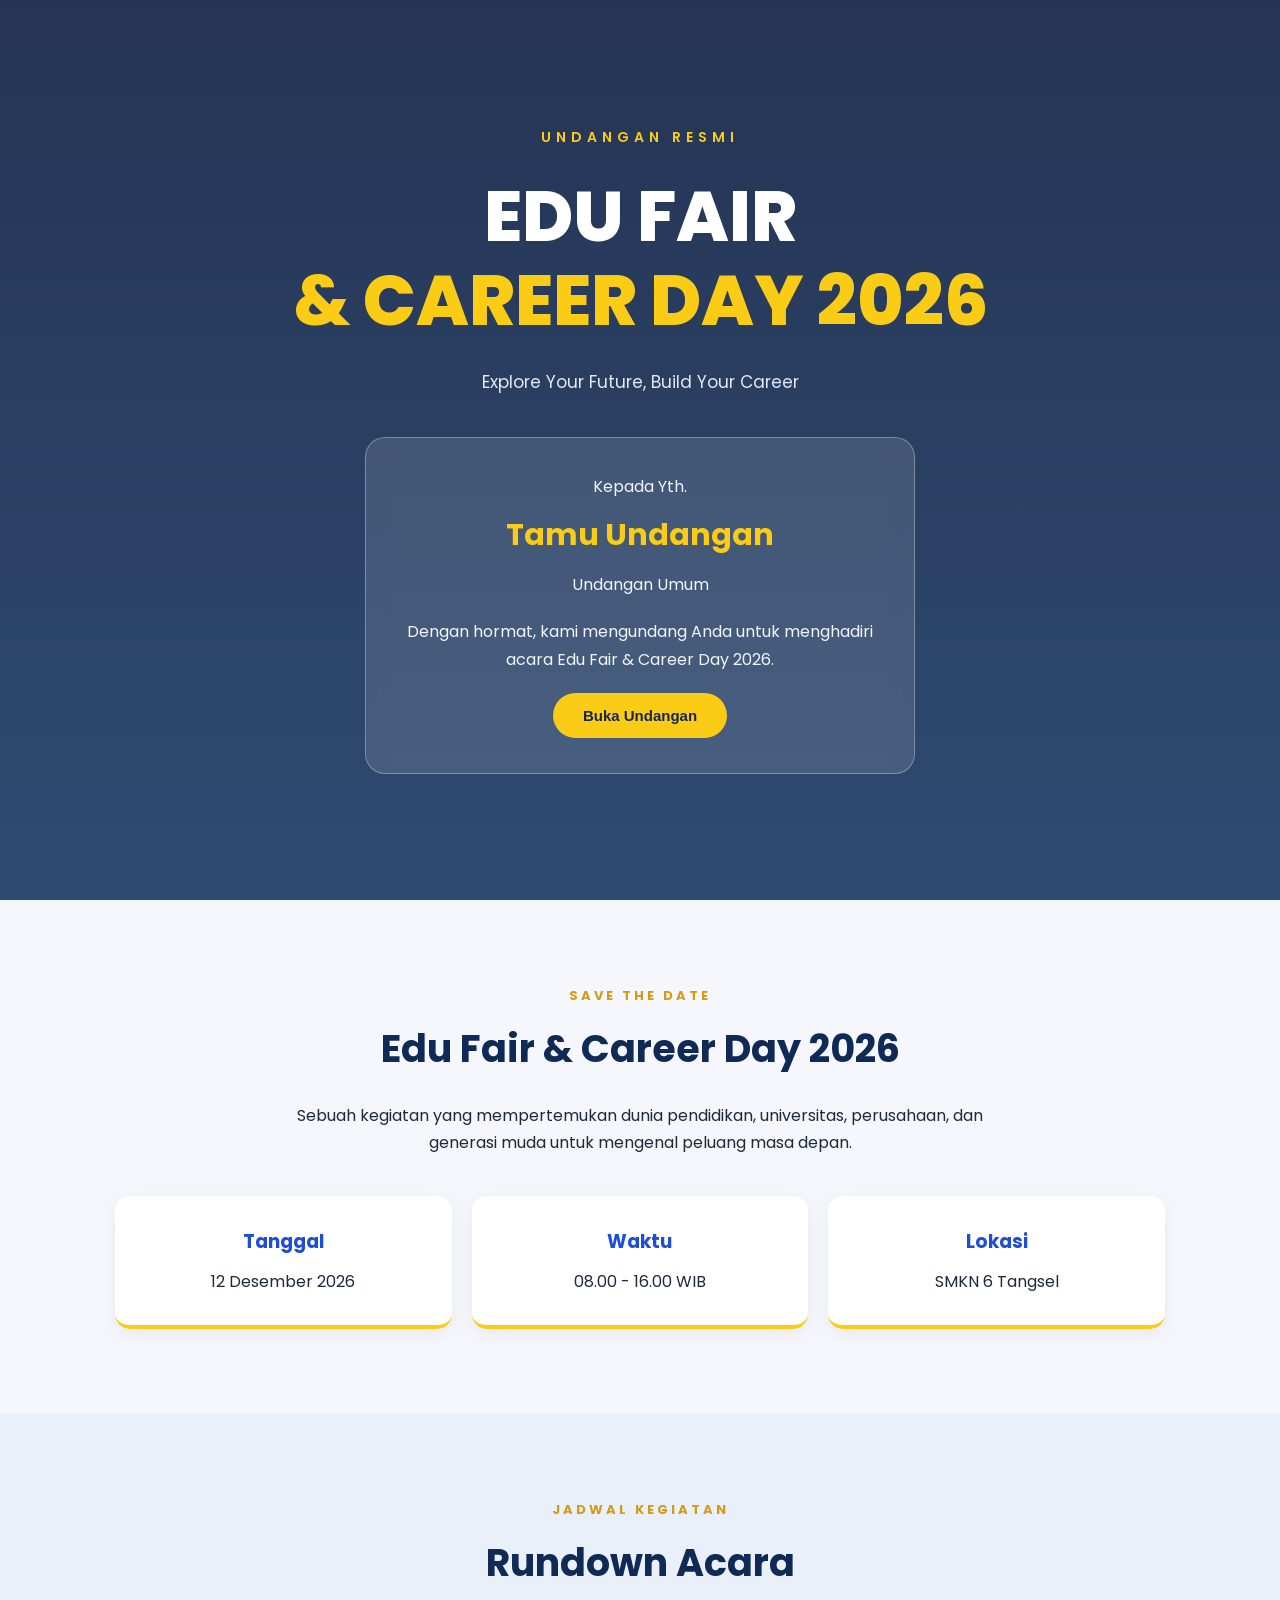
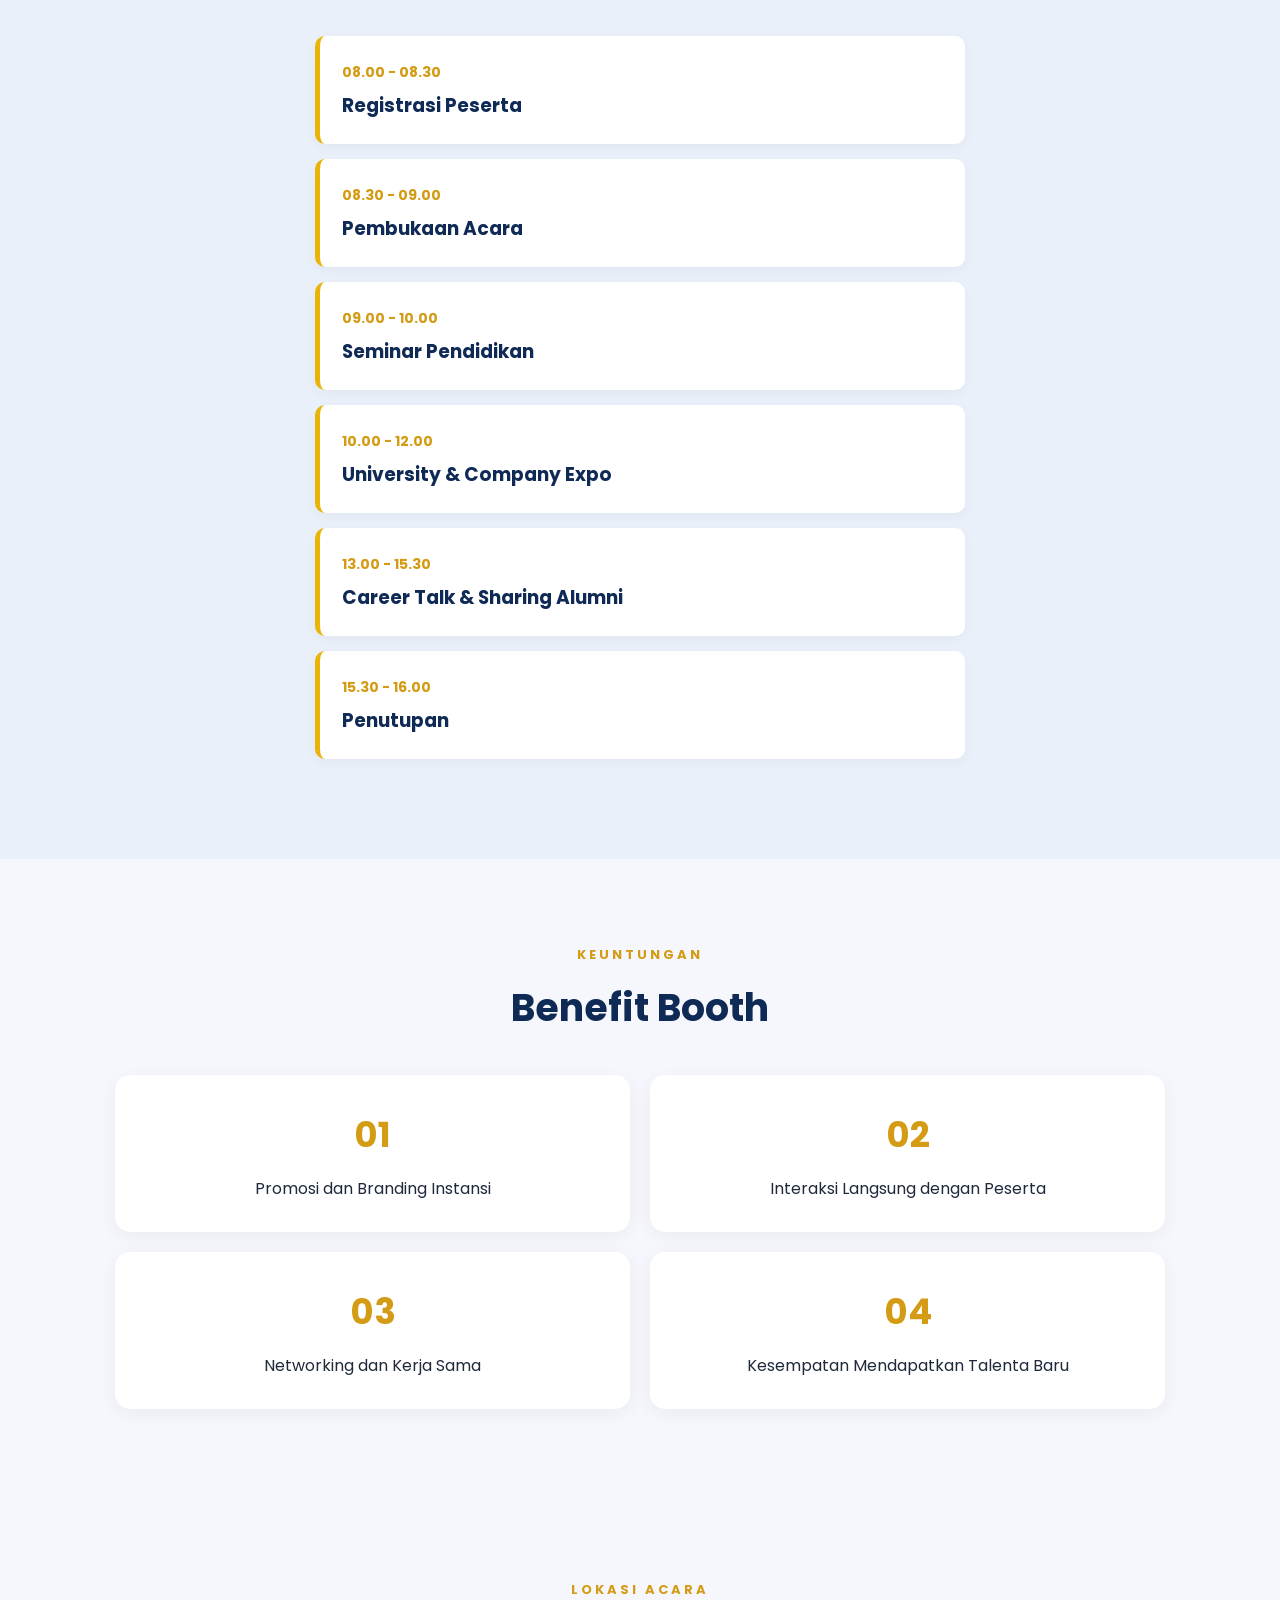
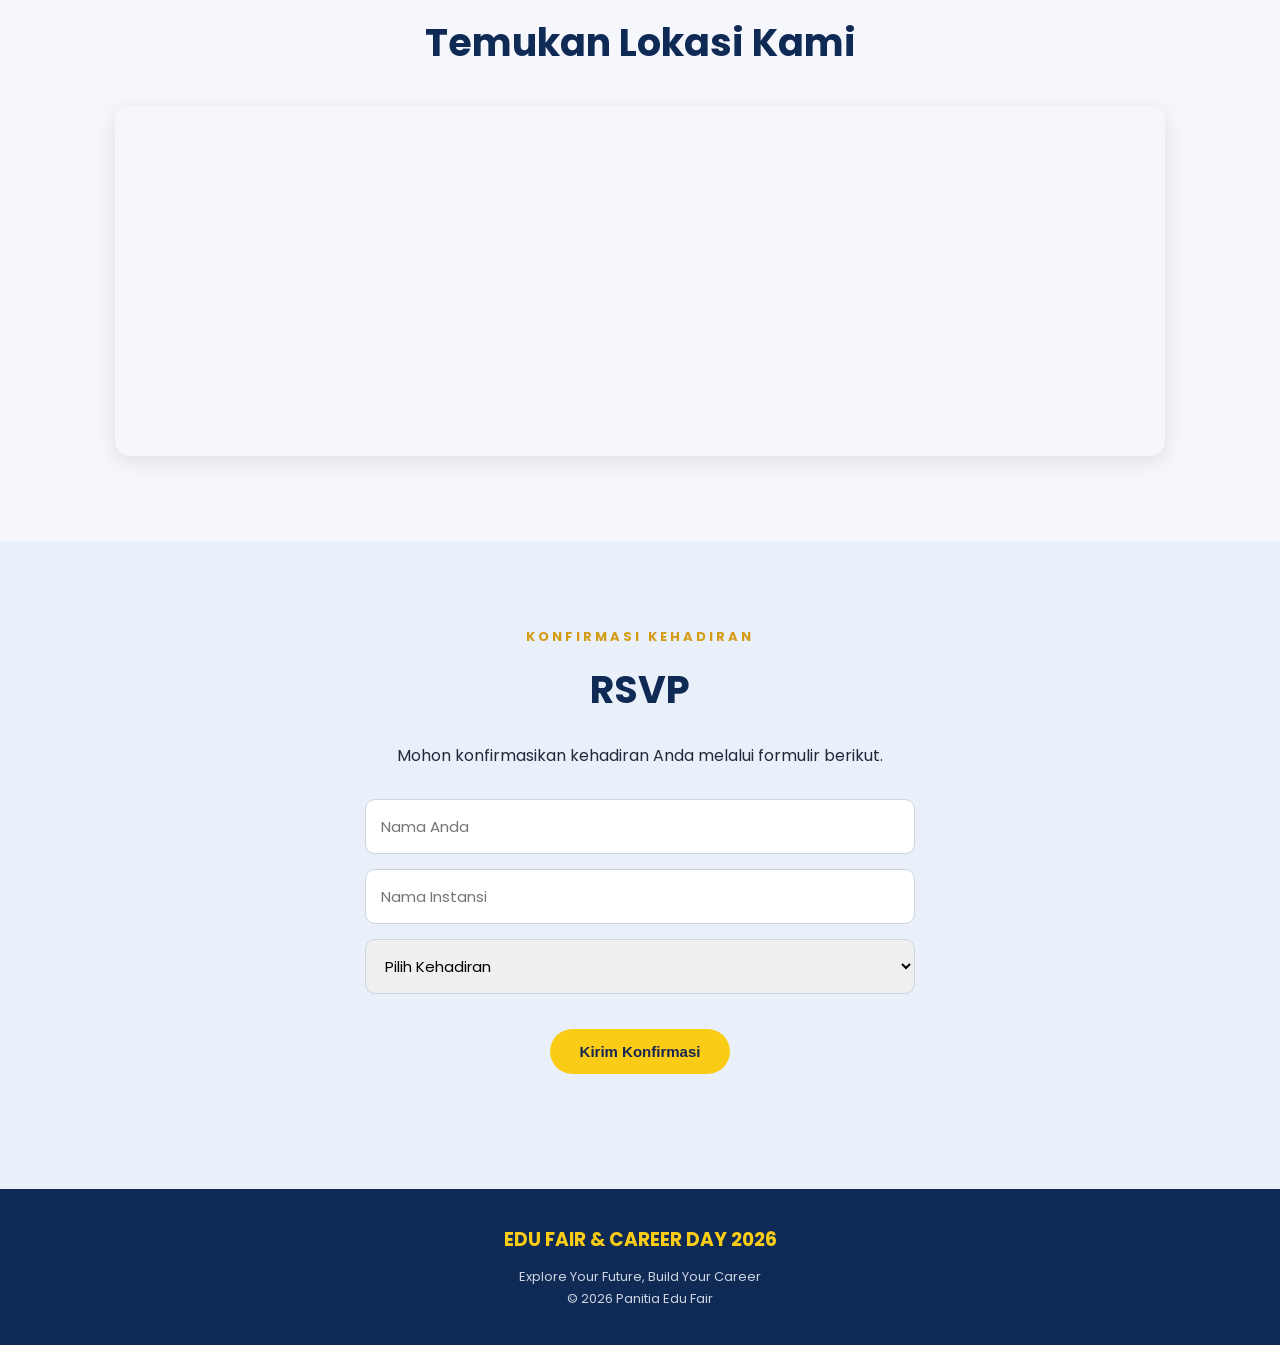
<file: index.html>
<!DOCTYPE html>
<html lang="id">

<head>
    <meta charset="UTF-8">
    <meta name="viewport" content="width=device-width, initial-scale=1.0">

    <title>Edu Fair & Career Day 2026</title>

    <!-- CSS -->
    <link rel="stylesheet" href="style.css">

    <!-- Font Google -->
    <link rel="preconnect" href="https://fonts.googleapis.com">
    <link rel="preconnect" href="https://fonts.gstatic.com" crossorigin>
    <link href="https://fonts.googleapis.com/css2?family=Poppins:wght@300;400;500;600;700;800&display=swap" rel="stylesheet">
</head>

<body>

    <!-- COVER UNDANGAN -->
    <header class="hero">

        <div class="hero-content">

            <p class="subtitle">UNDANGAN RESMI</p>

            <h1>
                EDU FAIR
                <span>& CAREER DAY 2026</span>
            </h1>

            <p class="theme">
                Explore Your Future, Build Your Career
            </p>

            <div class="invitation-box">

               
<div class="guest-card">
    <p>Kepada Yth.</p>

    <h2 id="namaTamu">Tamu Undangan</h2>

    <p id="instansiTamu"></p>

    <p id="kategoriTamu">Kategori Tamu</p>
</div>


                <p class="invitation-text">
                    Dengan hormat, kami mengundang Anda
                    untuk menghadiri acara Edu Fair &
                    Career Day 2026.
                </p>

                <button onclick="bukaUndangan()">
                    Buka Undangan
                </button>

            </div>

        </div>

    </header>


    <!-- KONTEN UTAMA -->
    <main id="isiUndangan">

        <!-- INFORMASI ACARA -->
        <section class="section">

            <p class="section-label">SAVE THE DATE</p>

            <h2>Edu Fair & Career Day 2026</h2>

            <p>
                Sebuah kegiatan yang mempertemukan
                dunia pendidikan, universitas,
                perusahaan, dan generasi muda
                untuk mengenal peluang masa depan.
            </p>

            <div class="event-info">

                <div class="info-card">
                    <h3>Tanggal</h3>
                    <p>12 Desember 2026</p>
                </div>

                <div class="info-card">
                    <h3>Waktu</h3>
                    <p>08.00 - 16.00 WIB</p>
                </div>

                <div class="info-card">
                    <h3>Lokasi</h3>
                    <p>SMKN 6 Tangsel</p>
                </div>

            </div>

        </section>


        <!-- RUNDOWN -->
        <section class="section rundown">

            <p class="section-label">JADWAL KEGIATAN</p>

            <h2>Rundown Acara</h2>

            <div class="timeline">

                <div class="timeline-item">
                    <span>08.00 - 08.30</span>
                    <h3>Registrasi Peserta</h3>
                </div>

                <div class="timeline-item">
                    <span>08.30 - 09.00</span>
                    <h3>Pembukaan Acara</h3>
                </div>

                <div class="timeline-item">
                    <span>09.00 - 10.00</span>
                    <h3>Seminar Pendidikan</h3>
                </div>

                <div class="timeline-item">
                    <span>10.00 - 12.00</span>
                    <h3>University & Company Expo</h3>
                </div>

                <div class="timeline-item">
                    <span>13.00 - 15.30</span>
                    <h3>Career Talk & Sharing Alumni</h3>
                </div>

                <div class="timeline-item">
                    <span>15.30 - 16.00</span>
                    <h3>Penutupan</h3>
                </div>

            </div>

        </section>


        <!-- BENEFIT BOOTH -->
        <section class="section">

            <p class="section-label">KEUNTUNGAN</p>

            <h2>Benefit Booth</h2>

            <div class="benefit-container">

                <div class="benefit-card">
                    <h3>01</h3>
                    <p>Promosi dan Branding Instansi</p>
                </div>

                <div class="benefit-card">
                    <h3>02</h3>
                    <p>Interaksi Langsung dengan Peserta</p>
                </div>

                <div class="benefit-card">
                    <h3>03</h3>
                    <p>Networking dan Kerja Sama</p>
                </div>

                <div class="benefit-card">
                    <h3>04</h3>
                    <p>Kesempatan Mendapatkan Talenta Baru</p>
                </div>

            </div>

        </section>


        <!-- LOKASI -->
        <section class="section">

            <p class="section-label">LOKASI ACARA</p>

            <h2>Temukan Lokasi Kami</h2>

            <div class="map-container">

                <iframe
                    src="https://www.google.com/maps?q=SMKN 6 TANGERANG SELATAN&output=embed"
                    width="100%"
                    height="350"
                    style="border:0;"
                    loading="lazy"
                    allowfullscreen>
                </iframe>

            </div>

        </section>


        <!-- RSVP -->
        <section class="section rsvp">

            <p class="section-label">KONFIRMASI KEHADIRAN</p>

            <h2>RSVP</h2>

            <p>
                Mohon konfirmasikan kehadiran Anda
                melalui formulir berikut.
            </p>

            <form id="formRSVP">

                <input
                    type="text"
                    id="namaRSVP"
                    placeholder="Nama Anda"
                    required>

                <input
                    type="text"
                    id="instansiRSVP"
                    placeholder="Nama Instansi"
                    required>

                <select id="kehadiran" required>
                    <option value="">Pilih Kehadiran</option>
                    <option value="Hadir">Hadir</option>
                    <option value="Tidak Hadir">Tidak Hadir</option>
                </select>

                <button type="submit">
                    Kirim Konfirmasi
                </button>

            </form>

            <p id="hasilRSVP"></p>

        </section>

    </main>


    <!-- FOOTER -->
    <footer>
        <h3>EDU FAIR & CAREER DAY 2026</h3>
        <p>Explore Your Future, Build Your Career</p>
        <p>&copy; 2026 Panitia Edu Fair</p>
    </footer>


    <!-- JAVASCRIPT -->
    <script src="script.js"></script>

</body>
</html>
</file>
<file: style.css>
/* =========================
   PENGATURAN DASAR
========================= */

* {
    margin: 0;
    padding: 0;
    box-sizing: border-box;
    scroll-behavior: smooth;
}

body {
    font-family: 'Poppins', sans-serif;
    background: #f5f7fc;
    color: #1e293b;
    line-height: 1.7;
}

html {
    scroll-behavior: smooth;
}

/* =========================
   COVER / HERO
========================= */

.hero {
    min-height: 100vh;
    background:
        linear-gradient(
            rgba(8, 25, 60, 0.88),
            rgba(12, 45, 90, 0.85)
        ),
        url("https://images.unsplash.com/photo-1523050854058-8df90110c9f1")
        center/cover no-repeat;

    display: flex;
    align-items: center;
    justify-content: center;
    padding: 30px 20px;
    text-align: center;
    color: white;
}

.hero-content {
    max-width: 850px;
    width: 100%;
}

.subtitle {
    letter-spacing: 5px;
    font-size: 14px;
    color: #facc15;
    font-weight: 600;
}

.hero h1 {
    font-size: clamp(35px, 6vw, 70px);
    line-height: 1.2;
    margin: 25px 0;
    font-weight: 800;
}

.hero h1 span {
    display: block;
    color: #facc15;
}

.theme {
    font-size: 17px;
    margin-bottom: 40px;
    color: #e2e8f0;
}

/* =========================
   KOTAK UNDANGAN
========================= */

.invitation-box {
    background: rgba(255, 255, 255, 0.12);
    border: 1px solid rgba(255, 255, 255, 0.3);
    backdrop-filter: blur(10px);
    padding: 35px;
    border-radius: 20px;
    max-width: 550px;
    margin: auto;
}

.invitation-box h2 {
    font-size: 30px;
    color: #facc15;
    margin: 10px 0;
}

.invitation-box p {
    color: #f1f5f9;
}

.invitation-text {
    margin-top: 20px;
}

/* =========================
   BUTTON
========================= */

button {
    background: #facc15;
    color: #172554;
    border: none;
    padding: 14px 30px;
    border-radius: 30px;
    font-size: 15px;
    font-weight: 700;
    cursor: pointer;
    transition: 0.3s;
    margin-top: 20px;
}

button:hover {
    background: #eab308;
    transform: translateY(-3px);
}

/* =========================
   SECTION
========================= */

.section {
    width: 100%;
    max-width: 1100px;
    padding: 85px 25px;
    margin: auto;
    text-align: center;
}

.section h2 {
    font-size: clamp(27px, 4vw, 38px);
    color: #102a56;
    margin-bottom: 20px;
}

.section > p:not(.section-label) {
    max-width: 750px;
    margin: 0 auto 25px;
}

.section-label {
    color: #d49b14;
    font-size: 13px;
    letter-spacing: 3px;
    font-weight: 700;
    margin-bottom: 10px;
}

/* =========================
   INFORMASI ACARA
========================= */

.event-info {
    display: grid;
    grid-template-columns: repeat(3, 1fr);
    gap: 20px;
    margin-top: 40px;
}

.info-card {
    background: white;
    padding: 30px 15px;
    border-radius: 15px;
    box-shadow: 0 5px 20px rgba(0,0,0,0.06);
    border-bottom: 4px solid #facc15;
}

.info-card h3 {
    color: #1d4ed8;
    margin-bottom: 10px;
}

/* =========================
   RUNDOWN
========================= */

.rundown {
    background: #eaf0fa;
    max-width: 100%;
}

.timeline {
    max-width: 650px;
    margin: 40px auto 0;
    text-align: left;
}

.timeline-item {
    background: white;
    padding: 22px;
    margin-bottom: 15px;
    border-left: 5px solid #eab308;
    border-radius: 10px;
    box-shadow: 0 4px 12px rgba(0,0,0,0.04);
}

.timeline-item span {
    color: #d49b14;
    font-weight: 700;
    font-size: 14px;
}

.timeline-item h3 {
    color: #102a56;
    margin-top: 5px;
}

/* =========================
   BENEFIT BOOTH
========================= */

.benefit-container {
    display: grid;
    grid-template-columns: repeat(2, 1fr);
    gap: 20px;
    margin-top: 35px;
}

.benefit-card {
    background: white;
    padding: 30px;
    border-radius: 15px;
    box-shadow: 0 5px 20px rgba(0,0,0,0.05);
    transition: 0.3s;
}

.benefit-card:hover {
    transform: translateY(-5px);
}

.benefit-card h3 {
    font-size: 35px;
    color: #d49b14;
    margin-bottom: 10px;
}

/* =========================
   GOOGLE MAPS
========================= */

.map-container {
    overflow: hidden;
    border-radius: 15px;
    box-shadow: 0 5px 20px rgba(0,0,0,0.1);
    margin-top: 30px;
}

.map-container iframe {
    display: block;
    width: 100%;
}

/* =========================
   RSVP
========================= */

.rsvp {
    background: #eaf0fa;
    max-width: 100%;
}

#formRSVP {
    max-width: 550px;
    margin: 30px auto;
}

#formRSVP input,
#formRSVP select {
    width: 100%;
    padding: 15px;
    margin-bottom: 15px;
    border: 1px solid #cbd5e1;
    border-radius: 10px;
    font-family: inherit;
    font-size: 15px;
    outline: none;
}

#formRSVP input:focus,
#formRSVP select:focus {
    border-color: #2563eb;
}

#hasilRSVP {
    color: #15803d;
    font-weight: 600;
}

/* =========================
   FOOTER
========================= */

footer {
    background: #102a56;
    color: white;
    text-align: center;
    padding: 35px 15px;
}

footer h3 {
    color: #facc15;
    margin-bottom: 10px;
}

footer p {
    font-size: 13px;
    color: #cbd5e1;
}

/* =========================
   RESPONSIVE TABLET
========================= */

@media screen and (max-width: 768px) {

    .section {
        padding: 65px 20px;
    }

    .event-info {
        grid-template-columns: 1fr;
    }

    .benefit-container {
        grid-template-columns: 1fr;
    }

    .hero h1 {
        font-size: 45px;
    }

}

/* =========================
   RESPONSIVE HP
========================= */

@media screen and (max-width: 480px) {

    .hero {
        padding: 20px 15px;
    }

    .hero h1 {
        font-size: 36px;
    }

    .subtitle {
        font-size: 11px;
        letter-spacing: 3px;
    }

    .theme {
        font-size: 14px;
    }

    .invitation-box {
        padding: 25px 15px;
    }

    .invitation-box h2 {
        font-size: 23px;
        overflow-wrap: anywhere;
    }

    .section {
        padding: 50px 15px;
    }

    .section h2 {
        font-size: 26px;
    }

    .info-card {
        padding: 22px 12px;
    }

    .timeline-item {
        padding: 18px;
    }

    .benefit-card {
        padding: 22px;
    }

    .map-container iframe {
        height: 280px;
    }

    button {
        max-width: 100%;
    }

}
</file>
